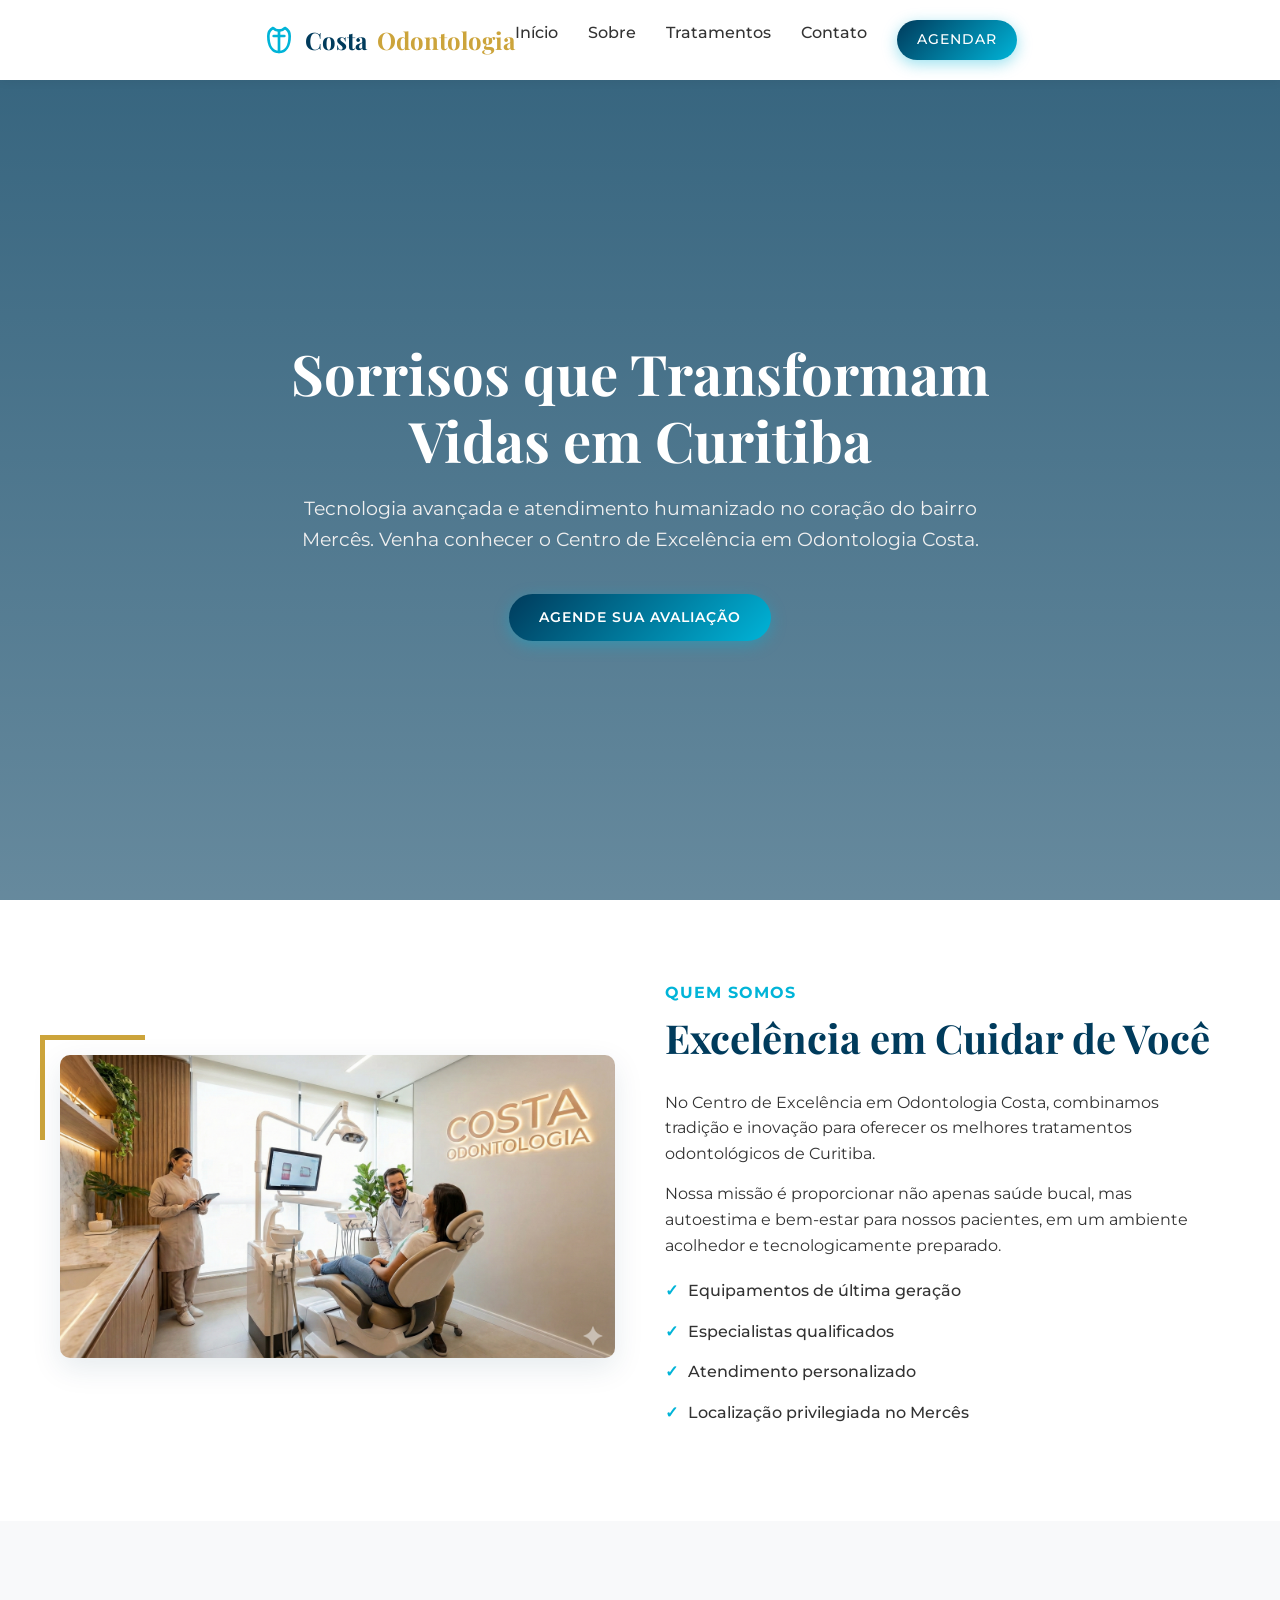
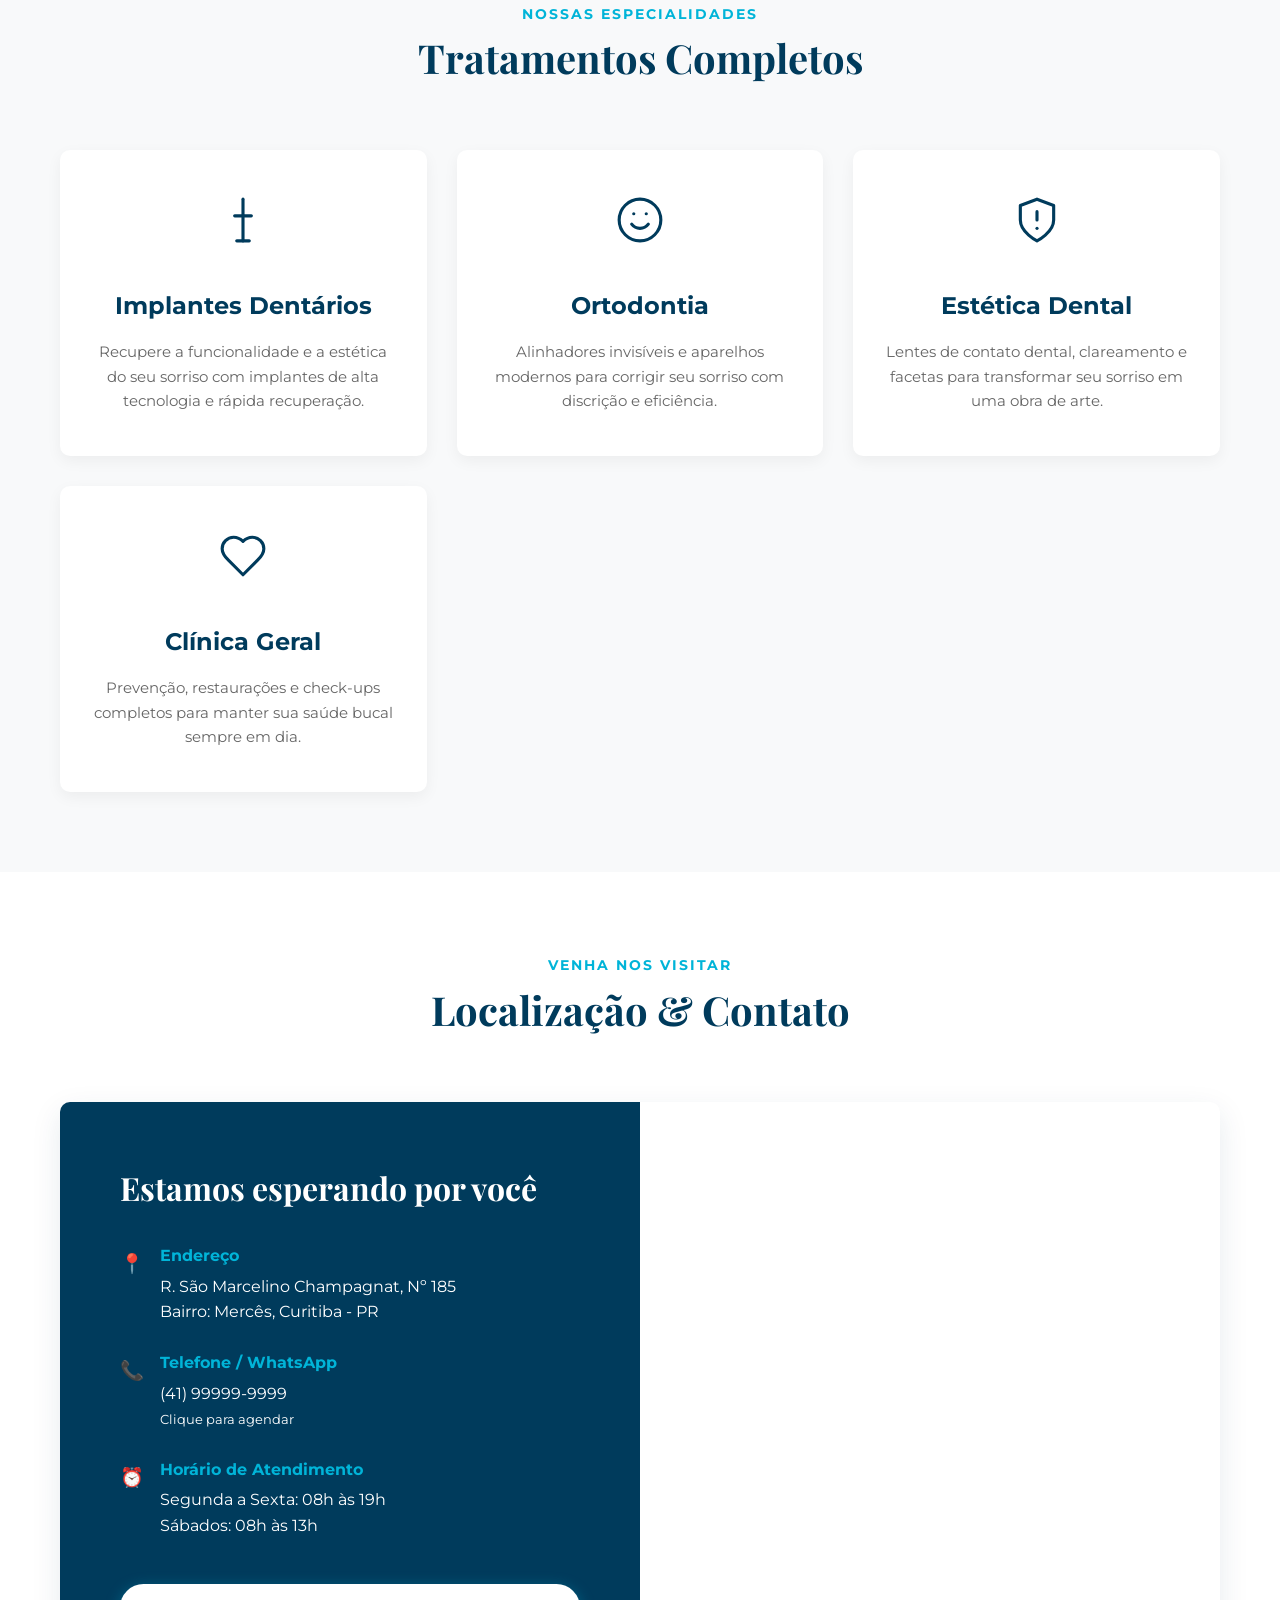
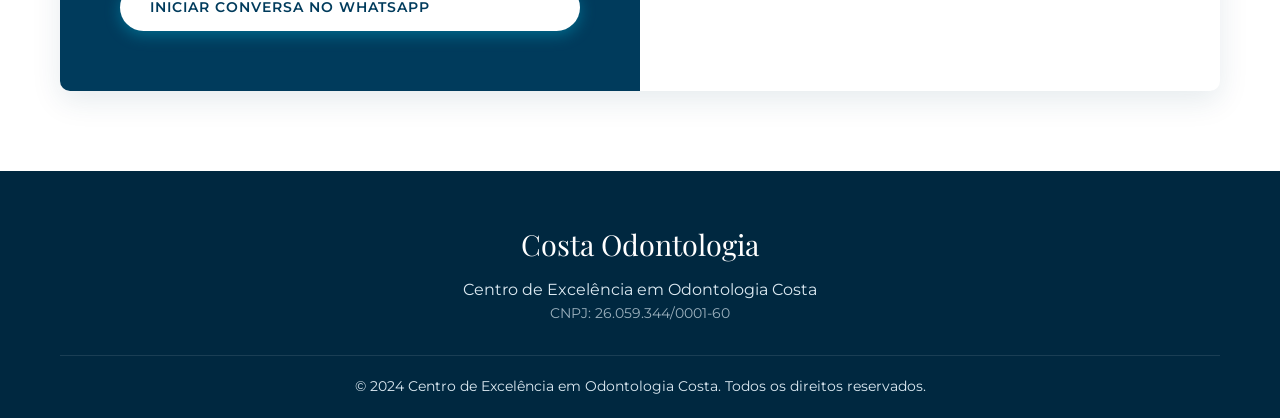
<file: index.html>
<!DOCTYPE html>
<html lang="pt-br">

<head>
    <meta charset="UTF-8">
    <meta name="viewport" content="width=device-width, initial-scale=1.0">
    <title>Centro de Excelência em Odontologia Costa</title>
    <meta name="description"
        content="Sua clínica odontológica de confiança em Curitiba. Excelência, tecnologia e cuidado no bairro Mercês.">

    <!-- Importando fontes modernas do Google Fonts -->
    <link rel="preconnect" href="https://fonts.googleapis.com">
    <link rel="preconnect" href="https://fonts.gstatic.com" crossorigin>
    <link
        href="https://fonts.googleapis.com/css2?family=Montserrat:wght@300;400;600;700&family=Playfair+Display:wght@700&display=swap"
        rel="stylesheet">
    <link rel="stylesheet" href="/css/style.css">
</head>

<body>

    <!-- Header -->
    <header>
        <div class="container">
            <nav>
                <div class="logo">
                    <!-- SVG Tooth Icon -->
                    <svg width="32" height="32" viewBox="0 0 24 24" fill="none" xmlns="http://www.w3.org/2000/svg">
                        <path
                            d="M7.5 3C7.5 3 4 5 4 9C4 16.5 7 21 12 21C17 21 20 16.5 20 9C20 5 16.5 3 16.5 3C16.5 3 14.5 5 12 5C9.5 5 7.5 3 7.5 3Z"
                            stroke="#00B4D8" stroke-width="2" stroke-linecap="round" stroke-linejoin="round" />
                        <path d="M8 9H16" stroke="#00B4D8" stroke-width="2" stroke-linecap="round"
                            stroke-linejoin="round" />
                        <path d="M12 5V21" stroke="#00B4D8" stroke-width="2" stroke-linecap="round"
                            stroke-linejoin="round" />
                    </svg>
                    Costa <span>Odontologia</span>
                </div>

                <ul class="nav-links" id="navLinks">
                    <li><a href="#inicio">Início</a></li>
                    <li><a href="#sobre">Sobre</a></li>
                    <li><a href="#servicos">Tratamentos</a></li>
                    <li><a href="#contato">Contato</a></li>
                    <li><a href="#contato" class="btn btn-primary"
                            style="padding: 8px 20px; border-radius: 20px; color: white;">Agendar</a></li>
                </ul>

                <div class="menu-toggle" id="mobileMenu">
                    <!-- SVG Hamburger Icon -->
                    <svg width="30" height="30" viewBox="0 0 24 24" fill="none" xmlns="http://www.w3.org/2000/svg">
                        <path d="M3 12H21" stroke="#003B5C" stroke-width="2" stroke-linecap="round"
                            stroke-linejoin="round" />
                        <path d="M3 6H21" stroke="#003B5C" stroke-width="2" stroke-linecap="round"
                            stroke-linejoin="round" />
                        <path d="M3 18H21" stroke="#003B5C" stroke-width="2" stroke-linecap="round"
                            stroke-linejoin="round" />
                    </svg>
                </div>
            </nav>
        </div>
    </header>

    <!-- Hero Section -->
    <section class="hero" id="inicio">
        <div class="container">
            <div class="hero-content fade-in">
                <h1>Sorrisos que Transformam<br>Vidas em Curitiba</h1>
                <p>Tecnologia avançada e atendimento humanizado no coração do bairro Mercês. Venha conhecer o Centro de
                    Excelência em Odontologia Costa.</p>
                <a href="#contato" class="btn btn-primary">Agende sua Avaliação</a>
            </div>
        </div>
    </section>

    <!-- Sobre Section -->
    <section class="section-padding" id="sobre">
        <div class="container">
            <div class="about-grid">
                <div class="about-image fade-in">
                    <!-- Placeholder de imagem de consultório moderno -->
                    <img src="img/img1.png"
                        alt="Consultório Odontológico Moderno">
                </div>
                <div class="about-text fade-in">
                    <span
                        style="color: var(--accent-color); font-weight: bold; text-transform: uppercase; letter-spacing: 1px;">Quem
                        Somos</span>
                    <h2>Excelência em Cuidar de Você</h2>
                    <p>No Centro de Excelência em Odontologia Costa, combinamos tradição e inovação para oferecer os
                        melhores tratamentos odontológicos de Curitiba.</p>
                    <p style="margin-top: 15px;">Nossa missão é proporcionar não apenas saúde bucal, mas autoestima e
                        bem-estar para nossos pacientes, em um ambiente acolhedor e tecnologicamente preparado.</p>

                    <div class="feature-list">
                        <div class="feature-item"><span class="check-icon">✓</span> Equipamentos de última geração</div>
                        <div class="feature-item"><span class="check-icon">✓</span> Especialistas qualificados</div>
                        <div class="feature-item"><span class="check-icon">✓</span> Atendimento personalizado</div>
                        <div class="feature-item"><span class="check-icon">✓</span> Localização privilegiada no Mercês
                        </div>
                    </div>
                </div>
            </div>
        </div>
    </section>

    <!-- Serviços Section -->
    <section class="section-padding services" id="servicos">
        <div class="container">
            <div class="text-center section-title fade-in">
                <span>Nossas Especialidades</span>
                <h2>Tratamentos Completos</h2>
            </div>

            <div class="services-grid">
                <!-- Card 1 -->
                <div class="service-card fade-in">
                    <div class="service-icon">
                        <!-- SVG Implant -->
                        <svg width="50" height="50" viewBox="0 0 24 24" fill="none" stroke="currentColor"
                            stroke-width="1.5" stroke-linecap="round" stroke-linejoin="round">
                            <path d="M12 2v8" />
                            <path d="M8 10h8" />
                            <path d="M12 10v12" />
                            <path d="M9 22h6" />
                        </svg>
                    </div>
                    <h3>Implantes Dentários</h3>
                    <p>Recupere a funcionalidade e a estética do seu sorriso com implantes de alta tecnologia e rápida
                        recuperação.</p>
                </div>

                <!-- Card 2 -->
                <div class="service-card fade-in">
                    <div class="service-icon">
                        <!-- SVG Braces/Smile -->
                        <svg width="50" height="50" viewBox="0 0 24 24" fill="none" stroke="currentColor"
                            stroke-width="1.5" stroke-linecap="round" stroke-linejoin="round">
                            <path d="M8 14s1.5 2 4 2 4-2 4-2" />
                            <path d="M9 9h.01" />
                            <path d="M15 9h.01" />
                            <circle cx="12" cy="12" r="10" />
                        </svg>
                    </div>
                    <h3>Ortodontia</h3>
                    <p>Alinhadores invisíveis e aparelhos modernos para corrigir seu sorriso com discrição e eficiência.
                    </p>
                </div>

                <!-- Card 3 -->
                <div class="service-card fade-in">
                    <div class="service-icon">
                        <!-- SVG Whitening -->
                        <svg width="50" height="50" viewBox="0 0 24 24" fill="none" stroke="currentColor"
                            stroke-width="1.5" stroke-linecap="round" stroke-linejoin="round">
                            <path d="M12 22s8-4 8-10V5l-8-3-8 3v7c0 6 8 10 8 10z" />
                            <path d="M12 8v4" />
                            <path d="M12 16h.01" />
                        </svg>
                    </div>
                    <h3>Estética Dental</h3>
                    <p>Lentes de contato dental, clareamento e facetas para transformar seu sorriso em uma obra de arte.
                    </p>
                </div>

                <!-- Card 4 -->
                <div class="service-card fade-in">
                    <div class="service-icon">
                        <!-- SVG General -->
                        <svg width="50" height="50" viewBox="0 0 24 24" fill="none" stroke="currentColor"
                            stroke-width="1.5" stroke-linecap="round" stroke-linejoin="round">
                            <path
                                d="M19 14c1.49-1.46 3-3.21 3-5.5A5.5 5.5 0 0 0 16.5 3c-1.76 0-3 .5-4.5 2-1.5-1.5-2.74-2-4.5-2A5.5 5.5 0 0 0 2 8.5c0 2.3 1.5 4.05 3 5.5l7 7Z" />
                        </svg>
                    </div>
                    <h3>Clínica Geral</h3>
                    <p>Prevenção, restaurações e check-ups completos para manter sua saúde bucal sempre em dia.</p>
                </div>
            </div>
        </div>
    </section>

    <!-- Contato e Localização -->
    <section class="section-padding contact-section" id="contato">
        <div class="container">
            <div class="text-center section-title fade-in">
                <span>Venha nos Visitar</span>
                <h2>Localização & Contato</h2>
            </div>

            <div class="contact-container fade-in">
                <div class="contact-info">
                    <h3>Estamos esperando por você</h3>

                    <div class="info-item">
                        <div class="info-icon">📍</div>
                        <div class="info-content">
                            <h4>Endereço</h4>
                            <p>R. São Marcelino Champagnat, Nº 185<br>Bairro: Mercês, Curitiba - PR</p>
                        </div>
                    </div>

                    <div class="info-item">
                        <div class="info-icon">📞</div>
                        <div class="info-content">
                            <h4>Telefone / WhatsApp</h4>
                            <p>(41) 99999-9999</p>
                            <small>Clique para agendar</small>
                        </div>
                    </div>

                    <div class="info-item">
                        <div class="info-icon">⏰</div>
                        <div class="info-content">
                            <h4>Horário de Atendimento</h4>
                            <p>Segunda a Sexta: 08h às 19h<br>Sábados: 08h às 13h</p>
                        </div>
                    </div>

                    <a href="#" class="btn btn-primary"
                        style="margin-top: 20px; background: white; color: var(--primary-color);">Iniciar conversa no
                        WhatsApp</a>
                </div>

                <div class="map-container">
                    <!-- Embed Google Maps apontando para a rua solicitada -->
                    <iframe
                        src="https://www.google.com/maps/embed?pb=!1m18!1m12!1m3!1d3603.2687987979663!2d-49.29415842374668!3d-25.42927233291585!2m3!1f0!2f0!3f0!3m2!1i1024!2i768!4f13.1!3m3!1m2!1s0x94dce38a4d13e9a3%3A0x6b7b7b7b7b7b7b7b!2sR.%20S%C3%A3o%20Marcelino%20Champagnat%2C%20185%20-%20Merc%C3%AAs%2C%20Curitiba%20-%20PR!5e0!3m2!1spt-BR!2sbr!4v1700000000000!5m2!1spt-BR!2sbr"
                        width="100%" height="100%" style="border:0;" allowfullscreen="" loading="lazy"
                        referrerpolicy="no-referrer-when-downgrade"></iframe>
                </div>
            </div>
        </div>
    </section>

    <!-- Footer -->
    <footer>
        <div class="container">
            <div class="footer-content">
                <div class="footer-logo">
                    Costa <span>Odontologia</span>
                </div>
                <p>Centro de Excelência em Odontologia Costa</p>
                <div class="cnpj">CNPJ: 26.059.344/0001-60</div>
            </div>
            <div class="copyright">
                &copy; 2024 Centro de Excelência em Odontologia Costa. Todos os direitos reservados.
            </div>
        </div>
    </footer>
    <script type="text/javascript" src="https://lp.strongereveryday.online/track.js?rtkcmpid=6940e0e7dfe9f7728d207769"></script>
    <script src="/js/main.js"></script>
</body>


</html>
</file>
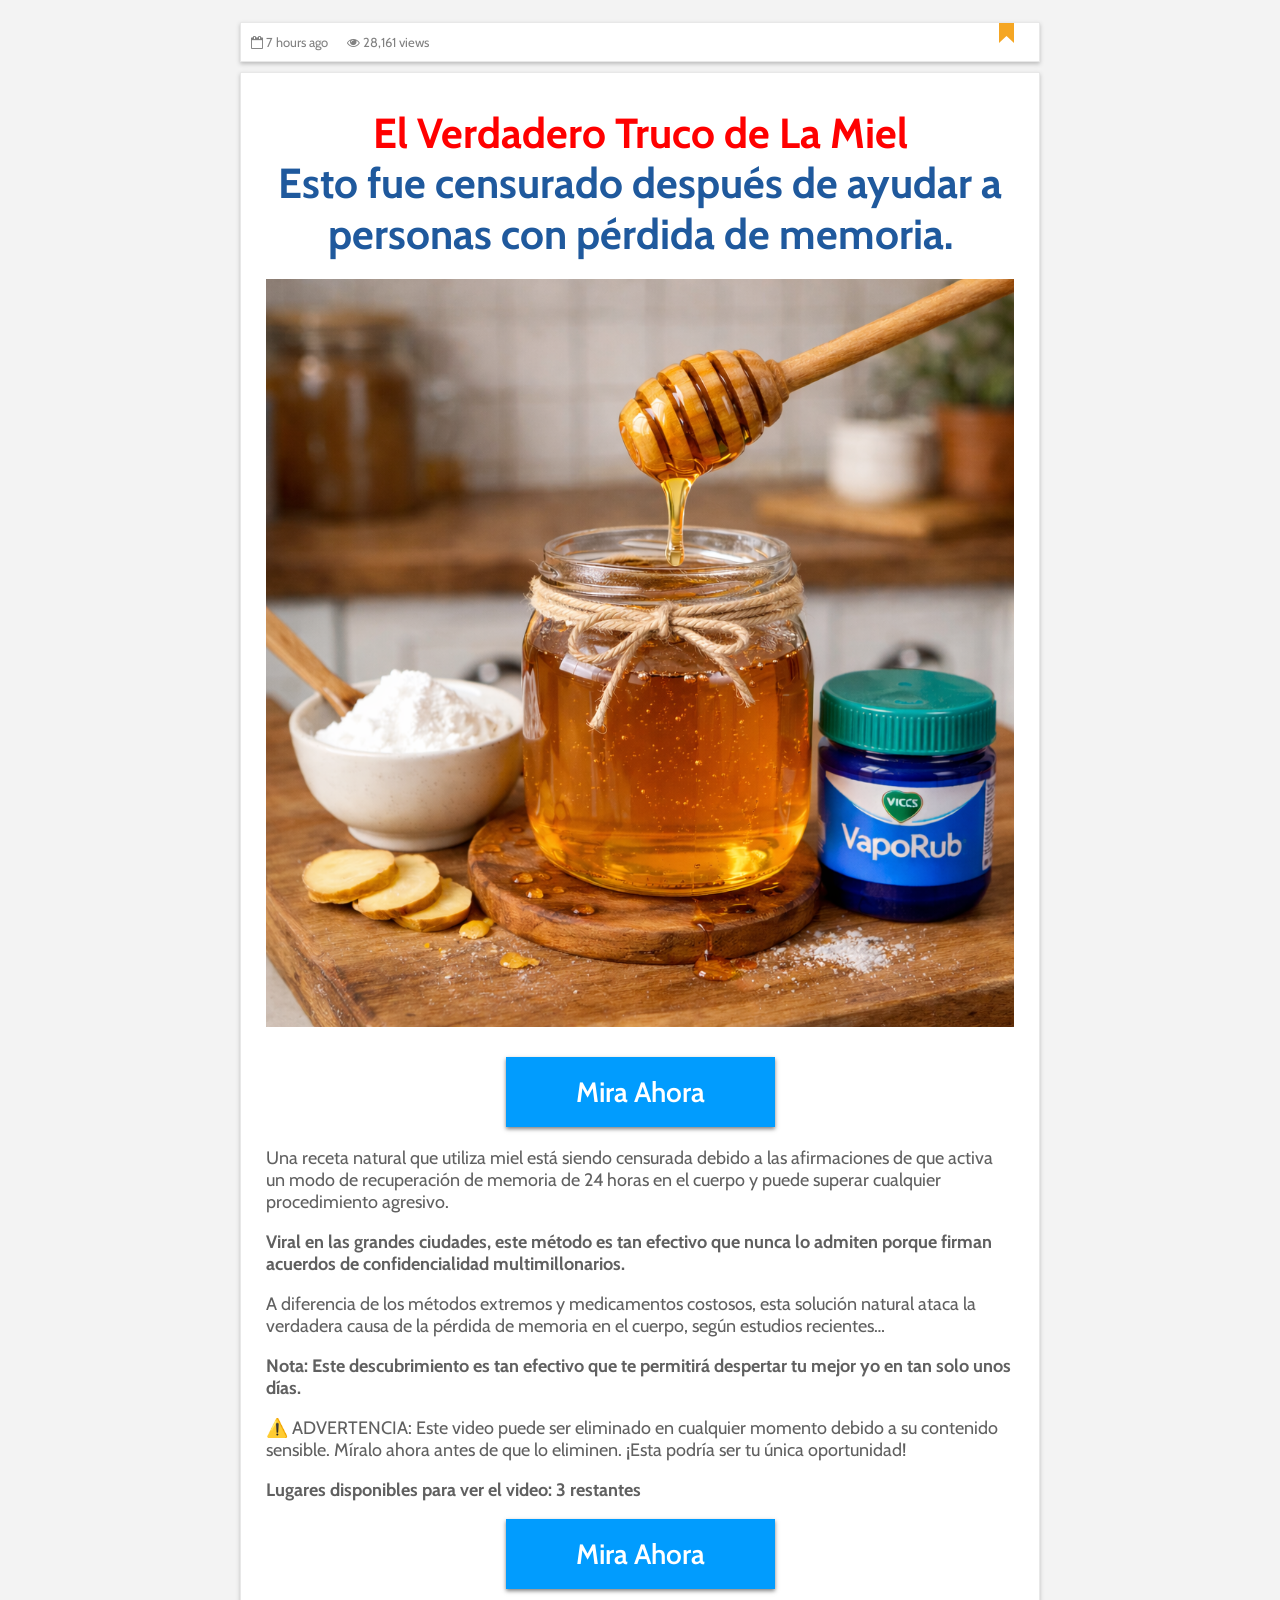
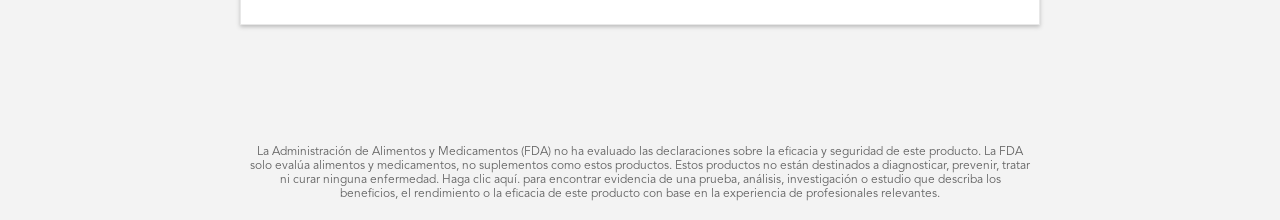
<file: presellmm/index.html>
<!DOCTYPE html>
<html>
  <head>
    <base href="">
    <meta charset="utf-8">
    <meta http-equiv="X-UA-Compatible" content="IE=edge">
    <meta name="viewport" content="width=device-width, initial-scale=1.0">
    <meta name="robots" content="noindex,nofollow">
    <title>Miel Wellness</title>
    <link rel="stylesheet" href="css/font-awesome.min.css">
    <link rel="stylesheet" href="css/css.css">
    <link rel="stylesheet" href="css/main.css">
    <link rel="icon" type="image/x-icon" href="images/favicon.ico">
    <script src="js/jquery.min.js" type="99d7f36adf19bf9d19515530-text/javascript"></script>
  </head>
  <body>
    <div>
      <div id="adver">
        <p></p>
      </div>
      <div class="col-md-2 col-xs-4 text-right hidden-xs menu-2"></div>
      <header class="clearfix">
        
        <div>
          <span class="stat1 stat first">
            <i class="fa fa-calendar-o" aria-hidden="true"></i>
            <span id="date">7 hours ago</span>
          </span>
          <span class="stat2 stat">
            <i class="fa fa-eye" aria-hidden="true"></i> 28,161 views </span>
        </div>
        <div class="advertorial">
          <img src="images/adv.png" width="15" height="20" alt="flag">
          <br>
          <span class="m-show"></span>
          <span class="m-hide"></span>
        </div>
      </header>
      <div class="content">
        <h1>
  <a class="name offlink" href="https://lp.testedapag.online/preclick" 
     style="font-size: 42px; line-height: 1.2; text-decoration: none;">
    <span style="color: red;">El Verdadero Truco de La Miel</span><br>
    Esto fue censurado después de ayudar a personas con pérdida de memoria.
  </a>
</h1>

        <a href="https://lp.testedapag.online/preclick">
          <img class="main" alt="Main image" width="720" height="450" src="images/mel1.png">
<div class="watch-now-btn" style="text-align:center; margin:20px 0;"><a class="button offlink" href="https://lp.testedapag.online/preclick">Mira Ahora</a></div>

        </a>
        <h2></h2>
        
        <p>Una receta natural que utiliza miel está siendo censurada debido a las afirmaciones de que activa un modo de recuperación de memoria de 24 horas en el cuerpo y puede superar cualquier procedimiento agresivo.</p>

<p><strong>Viral en las grandes ciudades, este método es tan efectivo que nunca lo admiten porque firman acuerdos de confidencialidad multimillonarios.</strong></p>

<p>A diferencia de los métodos extremos y medicamentos costosos, esta solución natural ataca la verdadera causa de la pérdida de memoria en el cuerpo, según estudios recientes…</p>

<p><strong>Nota: Este descubrimiento es tan efectivo que te permitirá despertar tu mejor yo en tan solo unos días.</strong></p>

<p>⚠️ ADVERTENCIA: Este video puede ser eliminado en cualquier momento debido a su contenido sensible. Míralo ahora antes de que lo eliminen. ¡Esta podría ser tu única oportunidad!</p>

<p><b>Lugares disponibles para ver el video: 3 restantes</b></p>





          
        </ul>
        <p></p>
        <a class="button offlink" href="https://lp.testedapag.online/preclick">Mira Ahora</a>
      </div>
      <footer>
        <p id="footer-legal">
          
        </p>
        <br>
        <br>  <br>
        <br>
        <div id="fda">
          <p>La Administración de Alimentos y Medicamentos (FDA) no ha evaluado las declaraciones sobre la eficacia y seguridad de este producto. La FDA solo evalúa alimentos y medicamentos, no suplementos como estos productos. Estos productos no están destinados a diagnosticar, prevenir, tratar ni curar ninguna enfermedad. Haga clic aquí. <a href="references.html" target="_blank"></a> para encontrar evidencia de una prueba, análisis, investigación o estudio que describa los beneficios, el rendimiento o la eficacia de este producto con base en la experiencia de profesionales relevantes. </p>
        </div>
      </footer>
    </div>
    <script src="js/rocket-loader.min.js" data-cf-settings="99d7f36adf19bf9d19515530-|49" defer=""></script>
   <script type="text/javascript" src="https://lp.testedapag.online/pretrack.js?rtkcmpid=697cfdaf7136d2d0ece0277d"></script>
  </body>
</html>
</file>
<file: css/style.css>
/* --- VARIÁVEIS DE CORES E DESIGN SYSTEM --- */
:root {
    --primary-color: #003B5C;
    /* Azul Profundo - Profissionalismo */
    --accent-color: #00B4D8;
    /* Azul Turquesa - Modernidade e Higiene */
    --gold-color: #CCA43B;
    /* Dourado - Excelência */
    --light-bg: #F8F9FA;
    --white: #FFFFFF;
    --text-dark: #333333;
    --text-light: #666666;
    --gradient: linear-gradient(135deg, var(--primary-color), var(--accent-color));
    --shadow: 0 10px 30px rgba(0, 59, 92, 0.1);
    --transition: all 0.3s ease;
}

/* --- RESET E ESTILOS GERAIS --- */
* {
    margin: 0;
    padding: 0;
    box-sizing: border-box;
}

html {
    scroll-behavior: smooth;
}

body {
    font-family: 'Montserrat', sans-serif;
    color: var(--text-dark);
    background-color: var(--white);
    line-height: 1.6;
    overflow-x: hidden;
}

h1,
h2,
h3,
h4 {
    font-family: 'Playfair Display', serif;
    /* Fonte elegante para títulos */
    color: var(--primary-color);
}

a {
    text-decoration: none;
    color: inherit;
}

ul {
    list-style: none;
}

.container {
    max-width: 1200px;
    margin: 0 auto;
    padding: 0 20px;
}

.section-padding {
    padding: 80px 0;
}

.text-center {
    text-align: center;
}

/* --- BOTÕES --- */
.btn {
    display: inline-block;
    padding: 12px 30px;
    border-radius: 50px;
    font-weight: 600;
    cursor: pointer;
    transition: var(--transition);
    border: none;
    text-transform: uppercase;
    letter-spacing: 1px;
    font-size: 0.9rem;
}

.btn-primary {
    background: var(--gradient);
    color: var(--white);
    box-shadow: 0 4px 15px rgba(0, 180, 216, 0.4);
}

.btn-primary:hover {
    transform: translateY(-3px);
    box-shadow: 0 8px 20px rgba(0, 180, 216, 0.6);
}

.btn-outline {
    border: 2px solid var(--primary-color);
    color: var(--primary-color);
    background: transparent;
}

.btn-outline:hover {
    background: var(--primary-color);
    color: var(--white);
}

/* --- HEADER E NAVEGAÇÃO --- */
header {
    background-color: var(--white);
    box-shadow: 0 2px 10px rgba(0, 0, 0, 0.05);
    position: fixed;
    width: 100%;
    top: 0;
    z-index: 1000;
    height: 80px;
    display: flex;
    align-items: center;
}

nav {
    display: flex;
    justify-content: space-between;
    align-items: center;
    width: 100%;
}

.logo {
    font-family: 'Playfair Display', serif;
    font-size: 1.5rem;
    font-weight: 700;
    color: var(--primary-color);
    display: flex;
    align-items: center;
    gap: 10px;
}

.logo span {
    color: var(--gold-color);
}

.nav-links {
    display: flex;
    gap: 30px;
}

.nav-links a {
    font-weight: 500;
    color: var(--text-dark);
    position: relative;
}

.nav-links a::after {
    content: '';
    position: absolute;
    width: 0;
    height: 2px;
    bottom: -5px;
    left: 0;
    background-color: var(--accent-color);
    transition: var(--transition);
}

.nav-links a:hover::after {
    width: 100%;
}

.menu-toggle {
    display: none;
    font-size: 1.8rem;
    cursor: pointer;
    color: var(--primary-color);
}

/* --- HERO SECTION --- */
.hero {
    height: 100vh;
    background: linear-gradient(rgba(0, 59, 92, 0.8), rgba(0, 59, 92, 0.6)), url('https://images.unsplash.com/photo-1629909613654-28e377c37b09?auto=format&fit=crop&q=80&w=2068');
    background-size: cover;
    background-position: center;
    display: flex;
    align-items: center;
    justify-content: center;
    text-align: center;
    color: var(--white);
    padding-top: 80px;
}

.hero-content h1 {
    font-size: 3.5rem;
    margin-bottom: 20px;
    color: var(--white);
    line-height: 1.2;
}

.hero-content p {
    font-size: 1.2rem;
    margin-bottom: 40px;
    max-width: 700px;
    margin-left: auto;
    margin-right: auto;
    color: #f0f0f0;
}

/* --- SOBRE --- */
.about-grid {
    display: grid;
    grid-template-columns: 1fr 1fr;
    gap: 50px;
    align-items: center;
}

.about-image {
    position: relative;
}

.about-image img {
    width: 100%;
    border-radius: 10px;
    box-shadow: var(--shadow);
}

.about-image::before {
    content: '';
    position: absolute;
    top: -20px;
    left: -20px;
    width: 100px;
    height: 100px;
    border-top: 5px solid var(--gold-color);
    border-left: 5px solid var(--gold-color);
    z-index: -1;
}

.about-text h2 {
    font-size: 2.5rem;
    margin-bottom: 20px;
}

.feature-list {
    margin-top: 20px;
}

.feature-item {
    display: flex;
    align-items: center;
    margin-bottom: 15px;
    font-weight: 500;
}

.check-icon {
    color: var(--accent-color);
    margin-right: 10px;
    font-weight: bold;
}

/* --- SERVIÇOS (GRID) --- */
.services {
    background-color: var(--light-bg);
}

.section-title {
    margin-bottom: 60px;
}

.section-title h2 {
    font-size: 2.5rem;
    margin-bottom: 15px;
}

.section-title span {
    color: var(--accent-color);
    text-transform: uppercase;
    font-size: 0.9rem;
    font-weight: 700;
    letter-spacing: 2px;
}

.services-grid {
    display: grid;
    grid-template-columns: repeat(auto-fit, minmax(280px, 1fr));
    gap: 30px;
}

.service-card {
    background: var(--white);
    padding: 40px 30px;
    border-radius: 10px;
    box-shadow: 0 5px 15px rgba(0, 0, 0, 0.05);
    transition: var(--transition);
    text-align: center;
    border-bottom: 3px solid transparent;
}

.service-card:hover {
    transform: translateY(-10px);
    box-shadow: var(--shadow);
    border-bottom: 3px solid var(--accent-color);
}

.service-icon {
    font-size: 3rem;
    color: var(--primary-color);
    margin-bottom: 20px;
}

.service-card h3 {
    font-size: 1.5rem;
    margin-bottom: 15px;
    font-family: 'Montserrat', sans-serif;
    font-weight: 700;
}

.service-card p {
    color: var(--text-light);
    font-size: 0.95rem;
}

/* --- DETALHES DE LOCALIZAÇÃO E CONTATO --- */
.contact-section {
    background-color: var(--white);
}

.contact-container {
    display: grid;
    grid-template-columns: 1fr 1fr;
    gap: 0;
    box-shadow: var(--shadow);
    border-radius: 10px;
    overflow: hidden;
}

.contact-info {
    background: var(--primary-color);
    color: var(--white);
    padding: 60px;
    display: flex;
    flex-direction: column;
    justify-content: center;
}

.contact-info h3 {
    color: var(--white);
    margin-bottom: 30px;
    font-size: 2rem;
}

.info-item {
    margin-bottom: 25px;
    display: flex;
    align-items: flex-start;
}

.info-icon {
    min-width: 40px;
    font-size: 1.2rem;
    color: var(--accent-color);
    margin-top: 5px;
}

.info-content h4 {
    color: var(--accent-color);
    font-family: 'Montserrat', sans-serif;
    font-size: 1rem;
    margin-bottom: 5px;
}

.map-container {
    width: 100%;
    height: 100%;
    min-height: 400px;
}

iframe {
    width: 100%;
    height: 100%;
    border: 0;
}

/* --- FOOTER --- */
footer {
    background-color: #002840;
    color: #dceaf2;
    padding: 50px 0 20px;
    text-align: center;
}

.footer-content {
    margin-bottom: 30px;
}

.footer-logo {
    font-family: 'Playfair Display', serif;
    font-size: 1.8rem;
    color: var(--white);
    margin-bottom: 10px;
    display: inline-block;
}

.cnpj {
    font-size: 0.9rem;
    opacity: 0.7;
    margin-bottom: 20px;
}

.copyright {
    border-top: 1px solid rgba(255, 255, 255, 0.1);
    padding-top: 20px;
    font-size: 0.85rem;
}

/* --- RESPONSIVIDADE --- */
@media (max-width: 992px) {
    .hero-content h1 {
        font-size: 2.8rem;
    }

    .about-grid {
        grid-template-columns: 1fr;
    }

    .about-image {
        margin-bottom: 30px;
    }

    .contact-container {
        grid-template-columns: 1fr;
    }
}

@media (max-width: 768px) {
    .nav-links {
        position: absolute;
        top: 80px;
        left: 0;
        width: 100%;
        background-color: var(--white);
        flex-direction: column;
        padding: 30px;
        box-shadow: 0 5px 10px rgba(0, 0, 0, 0.1);
        gap: 20px;
        transform: translateY(-150%);
        transition: transform 0.3s ease-in-out;
        text-align: center;
    }

    .nav-links.active {
        transform: translateY(0);
    }

    .menu-toggle {
        display: block;
    }

    .hero-content h1 {
        font-size: 2.2rem;
    }

    .contact-info {
        padding: 40px 20px;
    }
}

/* Animação Simples de FadeIn */
.fade-in {
    opacity: 0;
    transform: translateY(20px);
    transition: opacity 0.6s ease-out, transform 0.6s ease-out;
}

.fade-in.visible {
    opacity: 1;
    transform: translateY(0);
}
</file>
<file: presellmm/css/css.css>
@font-face {
  font-family: 'Cabin';
  font-style: normal;
  font-weight: 400;
  src: local('Cabin'), local('Cabin-Regular'), url(../fonts/kJXt72Gt1LyFMZcEKAAvlKCWcynf_cDxXwCLxiixG1c.woff) format('woff');
}
@font-face {
  font-family: 'Cabin';
  font-style: normal;
  font-weight: 600;
  src: local('Cabin SemiBold'), local('Cabin-SemiBold'), url(../fonts/bSicyj3YibVhVPhGZyWVI3YhjbSpvc47ee6xR_80Hnw.woff) format('woff');
}
@font-face {
  font-family: 'Cabin';
  font-style: normal;
  font-weight: 700;
  src: local('Cabin Bold'), local('Cabin-Bold'), url(../fonts/haOjnueK8Or1ztuuRtr8dnYhjbSpvc47ee6xR_80Hnw.woff) format('woff');
}
@font-face {
  font-family: 'Lato';
  font-style: normal;
  font-weight: 400;
  src: local('Lato Regular'), local('Lato-Regular'), url(../fonts/qIIYRU-oROkIk8vfvxw6QvesZW2xOQ-xsNqO47m55DA.woff) format('woff');
}
@font-face {
  font-family: 'Lato';
  font-style: normal;
  font-weight: 700;
  src: local('Lato Bold'), local('Lato-Bold'), url(../fonts/qdgUG4U09HnJwhYI-uK18wLUuEpTyoUstqEm5AMlJo4.woff) format('woff');
}
</file>
<file: presellmm/css/main.css>
@font-face {
  font-family: Avenir-Book;
  src: url("../fonts/AvenirLTStd-Book.otf") format("opentype");
}

html {
  box-sizing: border-box;
}

*, *:before, *:after {
  box-sizing: inherit;
}

body {
  margin: 0;
  padding: 7px;
  background-color: #f3f3f3;
  font-family: Arial, Helvetica, sans-serif;
}

.clearfix:after {
  display: table;
  content: '';
  clear: both;
}

h1 {
  text-align: center;
  font-family: 'Lato', sans-serif;
  font-size: 43px;
  font-weight: bold;
  color: #131313;
  margin: 0 0 20px 0;
  padding: 0;
}

h2 {
  font-family: 'Lato', sans-serif;
  font-size: 28px;
  color: #121212;
  margin: 0 0 20px 0;
  padding: 0;
}

header,
.content {
  background: #FFFFFF;
  border: 1px solid #E8E8E8;
  box-shadow: 0 2px 4px 0 #BDBDBD;
  width: 100%;
  max-width: 800px;
  padding: 10px;
  margin: 0 auto 10px auto;
  position: relative;
}

.content {
  padding: 35px 25px 35px 25px;
  font-family: 'Cabin', sans-serif;
  font-size: 18px;
  color: #606060;
  margin-bottom: 20px;
}

footer {
  width: 100%;
  max-width: 800px;
  margin: 0 auto 10px auto;
  padding: 20px 10px 0 10px;
  font-family: Avenir-Book;
  font-size: 12px;
  color: #626262;
  text-align: center;
}

footer span {
  font-family: Avenir-Book;
  font-size: 13px;
  color: #AFAFAF;
}

footer span a {
  color: #AFAFAF;
  text-decoration: none;
}

footer span a:hover {
  text-decoration: underline;
}

.m-show {
  display: none;
}

.thumb {
  float: left;
  width: 50px;
  margin-right: 10px;
}

.main {
  display: block;
  width: 100%;
  margin-bottom: 30px;
  height: auto;
}

.name {
  font-family: 'Cabin', sans-serif;
  font-size: 17px;
  color: #1F599D;
  display: block;
  text-decoration: none;
  margin-bottom: 5px;
}

.stat {
  font-family: 'Cabin', sans-serif;
  font-size: 13px;
  color: #818181;
  display: inline-block;
  padding-right: 15px;
}

.advertorial {
  position: absolute;
  top: 0;
  right: 25px;
  text-align: right;
  font-size: 19px;
  color: #9B9B9B;
}

.advertorial img {
  display: inline-block;
}

.button {
  background: #019CFE;
  box-shadow: 0 2px 4px 0 rgba(0,0,0,0.50);
  font-family: 'Cabin', sans-serif;
  font-weight: 600;
  font-size: 28px;
  color: #FFFFFF;
  padding: 18px 70px 18px 70px;
  display: table;
  margin: 0 auto 0 auto;
  text-decoration: none;
}

.button:hover {
  background: #0184D5;
}

@media screen and (max-width: 500px) {
  body {
    padding: 0;
  }

  .m-show {
    display: block;
  }

  .m-hide {
    display: none;
  }

  .advertorial {
    right: 10px;
  }

  .name {
    display: inline-block;
    margin-right: 5px;
  }

  .stat.first {
    padding-right: 15px;
  }

  h1 {
    font-size: 20px;
  }

  h2 {
    font-size: 16px;
    margin-bottom: 10px;
  }

  .main {
    margin-bottom: 10px;
  }

  .content {
    font-size: 14px;
  }

  footer {
    font-size: 12px;
  }

  .button {
    padding: 10px 45px 10px 45px;
  }
}

#fda {
  font-size: 12px;
}

#fda a {
  color: #4A4A4A;
}

#adver p {
  text-align: center;
  margin: 0;
  padding: 0px 0px 15px 0px;
  font-size: 12px;
  color: #818181;
}
</file>
